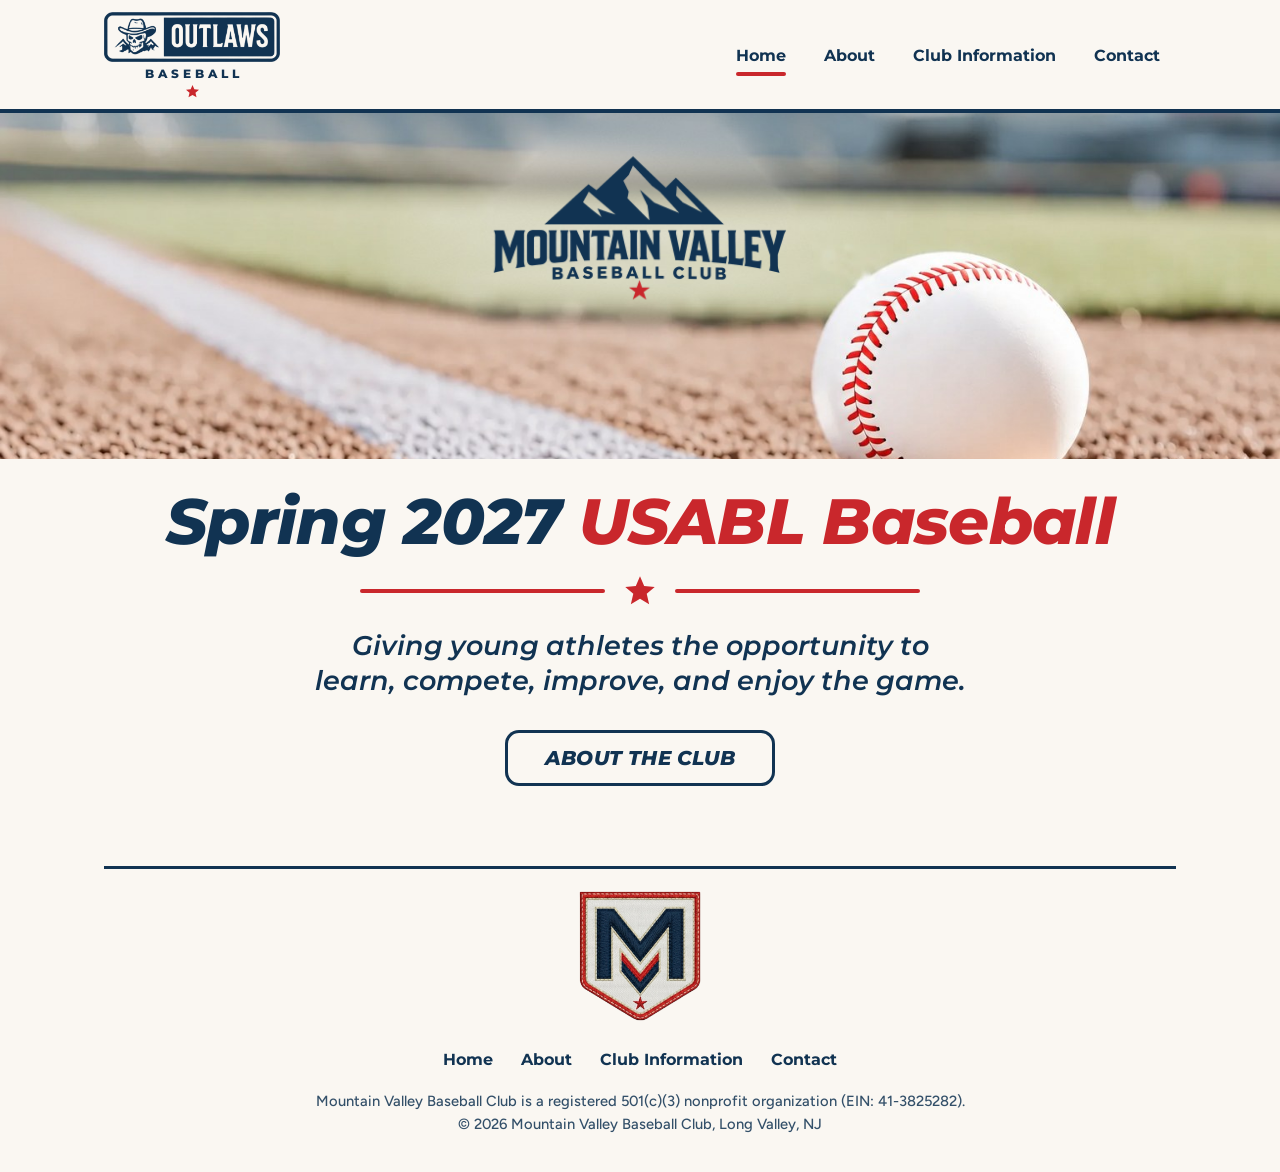
<file: index.html>
<!DOCTYPE html>
<html lang="en">
<head>
  <meta charset="utf-8">
  <meta name="viewport" content="width=device-width, initial-scale=1">
  <title>Mountain Valley Baseball Club | Outlaws Baseball, Long Valley, NJ</title>
  <meta name="description" content="Mountain Valley Baseball Club is a nonprofit youth baseball club in Long Valley, NJ, fielding 11U and 12U Outlaws teams for Spring 2027 USABL baseball.">
  <link rel="canonical" href="https://mvbaseball.org/">
  <meta property="og:title" content="Mountain Valley Baseball Club | Outlaws Baseball, Long Valley, NJ">
  <meta property="og:description" content="Mountain Valley Baseball Club is a nonprofit youth baseball club in Long Valley, NJ, fielding 11U and 12U Outlaws teams for Spring 2027 USABL baseball.">
  <meta property="og:image" content="https://mvbaseball.org/assets/hero.jpg">
  <meta property="og:url" content="https://mvbaseball.org/">
  <meta property="og:type" content="website">
  <meta name="theme-color" content="#113352">
  <link rel="icon" type="image/png" href="assets/favicon.png">
  <link rel="apple-touch-icon" href="assets/apple-touch-icon.png">
  <link rel="preconnect" href="https://fonts.googleapis.com">
  <link rel="preconnect" href="https://fonts.gstatic.com" crossorigin>
  <link href="https://fonts.googleapis.com/css2?family=Figtree:wght@500;600;700&family=Montserrat:ital,wght@0,700;0,800;1,600;1,700;1,800&display=swap" rel="stylesheet">
  <link rel="stylesheet" href="css/styles.css">
</head>
<body>
  <a class="skip" href="#main">Skip to content</a>

  <header class="site-header">
    <div class="wrap header-inner">
      <a class="brand" href="index.html" aria-label="Outlaws Baseball, Mountain Valley Baseball Club home">
        <img src="assets/outlaws-badge.png" alt="Outlaws" width="1227" height="352">
        <span class="brand-sub">BASEBALL</span>
        <svg class="brand-star" viewBox="0 0 24 24" aria-hidden="true"><path d="M12 1.6l2.95 6.9 7.45.62-5.66 4.9 1.72 7.3L12 17.4l-6.46 3.92 1.72-7.3L1.6 9.12l7.45-.62z"/></svg>
      </a>
      <button class="nav-toggle" type="button" aria-controls="site-nav" aria-expanded="false" aria-label="Menu">
        <svg viewBox="0 0 24 24" fill="none" stroke="currentColor" stroke-width="2.6" stroke-linecap="round" aria-hidden="true"><path d="M4 6.500h16M4 12h16M4 17.500h16"/></svg>
      </button>
      <nav class="nav" id="site-nav" aria-label="Main">
        <a href="index.html" aria-current="page">Home</a>
        <a href="about.html">About</a>
        <a href="club-information.html">Club Information</a>
        <a href="contact.html">Contact</a>
      </nav>
    </div>
  </header>

  <main id="main">
    <section class="hero">
      <img class="hero-photo" src="assets/hero-field.jpg" alt="A baseball resting beside the foul line on an infield." width="1536" height="584" fetchpriority="high">
      <img class="hero-logo" src="assets/mvbc-logo.png" alt="Mountain Valley Baseball Club" width="1200" height="585">
    </section>

    <section class="home-intro">
      <div class="wrap">
        <h1>Spring 2027 <span>USABL Baseball</span></h1>
        <div class="star-rule"><svg class="star" viewBox="0 0 24 24" aria-hidden="true"><path d="M12 1.6l2.95 6.9 7.45.62-5.66 4.9 1.72 7.3L12 17.4l-6.46 3.92 1.72-7.3L1.6 9.12l7.45-.62z"/></svg></div>
        <p class="tagline">Giving young athletes the opportunity to learn, compete, improve, and enjoy the game.</p>
        <div class="cta-row">
          <a class="btn btn-ghost" href="about.html">About the Club</a>
        </div>
      </div>
    </section>
  </main>

  <footer class="site-footer">
    <div class="wrap">
      <div class="footer-rule"></div>
      <img class="footer-patch" src="assets/mvbc-patch.png" alt="Mountain Valley Baseball Club patch" width="480" height="452" loading="lazy">
      <nav class="footer-nav" aria-label="Footer">
        <a href="index.html">Home</a>
        <a href="about.html">About</a>
        <a href="club-information.html">Club Information</a>
        <a href="contact.html">Contact</a>
      </nav>
      <p>Mountain Valley Baseball Club is a registered 501(c)(3) nonprofit organization (EIN: 41-3825282).</p>
      <p>&copy; <span id="year">2026</span> Mountain Valley Baseball Club, Long Valley, NJ</p>
    </div>
  </footer>

  <script src="js/site.js"></script>
</body>
</html>
</file>
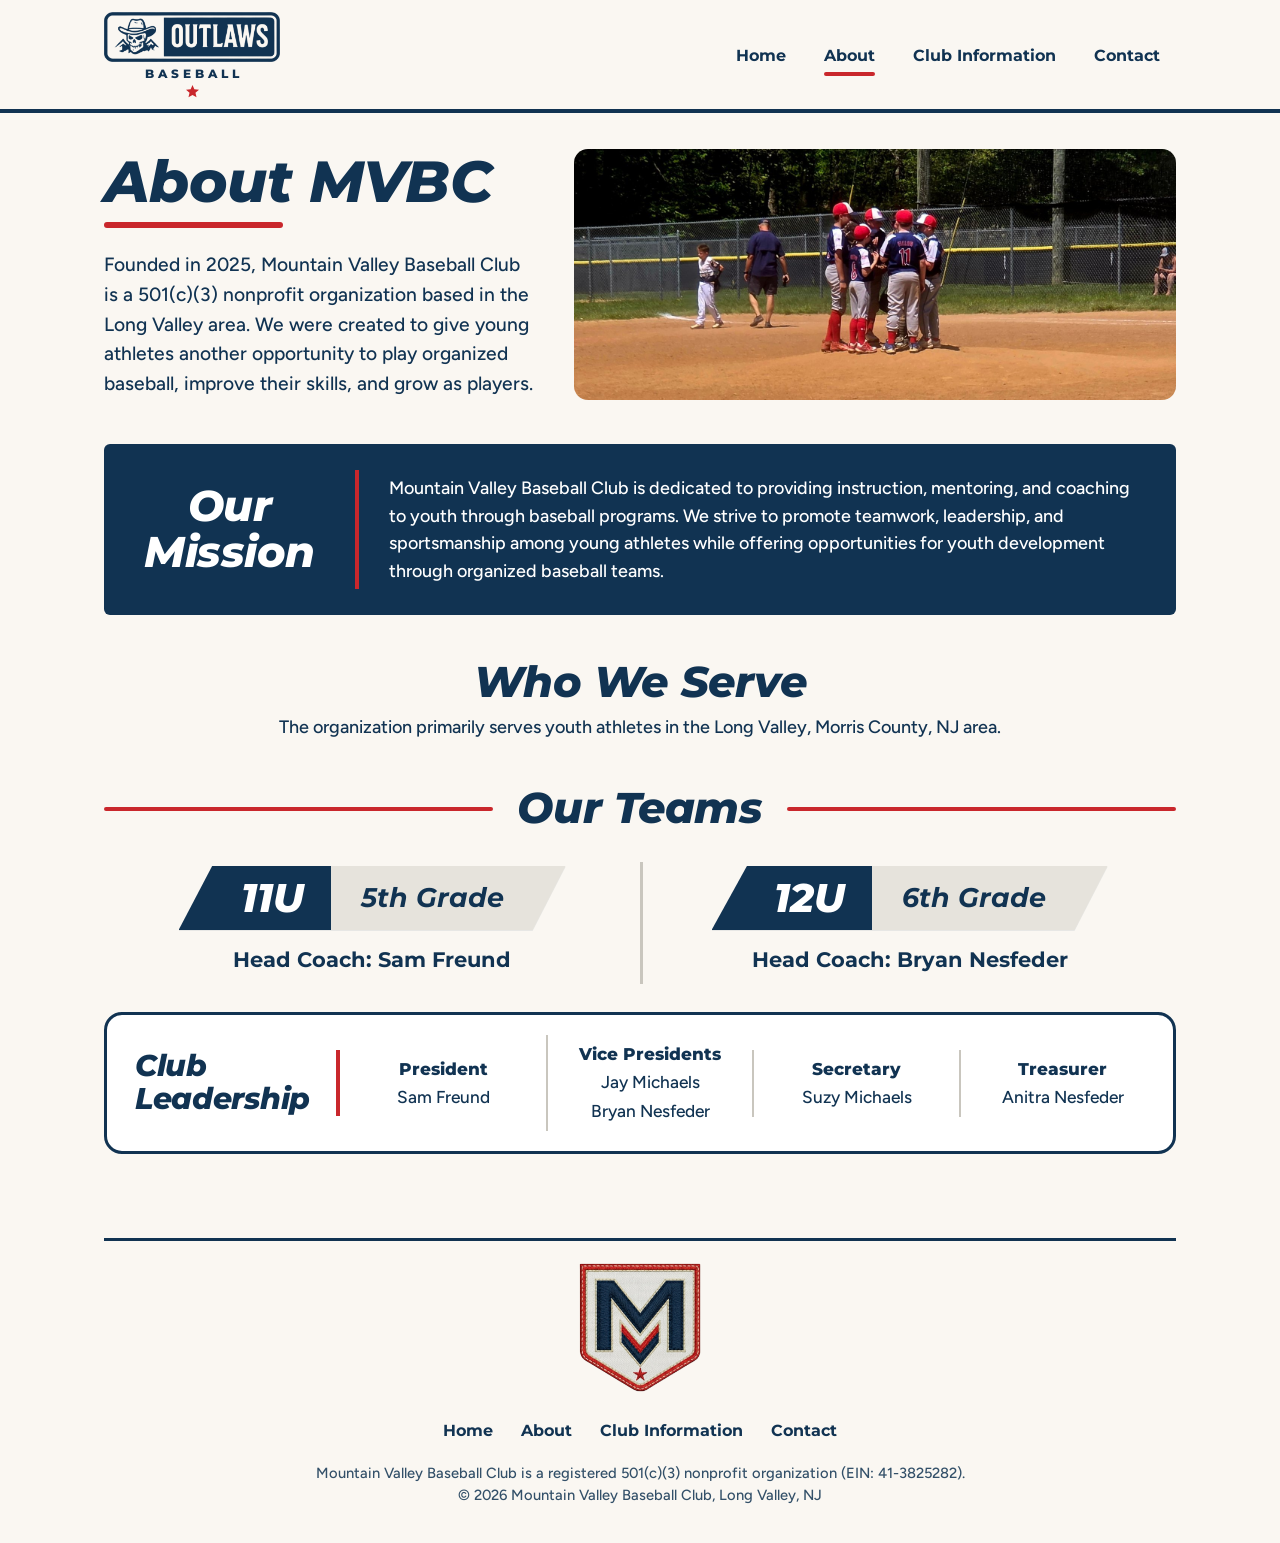
<file: about.html>
<!DOCTYPE html>
<html lang="en">
<head>
  <meta charset="utf-8">
  <meta name="viewport" content="width=device-width, initial-scale=1">
  <title>About MVBC | Mountain Valley Baseball Club</title>
  <meta name="description" content="Founded in 2025, Mountain Valley Baseball Club is a 501(c)(3) nonprofit youth baseball organization based in the Long Valley, NJ area.">
  <link rel="canonical" href="https://mvbaseball.org/about.html">
  <meta property="og:title" content="About MVBC | Mountain Valley Baseball Club">
  <meta property="og:description" content="Founded in 2025, Mountain Valley Baseball Club is a 501(c)(3) nonprofit youth baseball organization based in the Long Valley, NJ area.">
  <meta property="og:image" content="https://mvbaseball.org/assets/hero.jpg">
  <meta property="og:url" content="https://mvbaseball.org/about.html">
  <meta property="og:type" content="website">
  <meta name="theme-color" content="#113352">
  <link rel="icon" type="image/png" href="assets/favicon.png">
  <link rel="apple-touch-icon" href="assets/apple-touch-icon.png">
  <link rel="preconnect" href="https://fonts.googleapis.com">
  <link rel="preconnect" href="https://fonts.gstatic.com" crossorigin>
  <link href="https://fonts.googleapis.com/css2?family=Figtree:wght@500;600;700&family=Montserrat:ital,wght@0,700;0,800;1,600;1,700;1,800&display=swap" rel="stylesheet">
  <link rel="stylesheet" href="css/styles.css">
</head>
<body>
  <a class="skip" href="#main">Skip to content</a>

  <header class="site-header">
    <div class="wrap header-inner">
      <a class="brand" href="index.html" aria-label="Outlaws Baseball, Mountain Valley Baseball Club home">
        <img src="assets/outlaws-badge.png" alt="Outlaws" width="1227" height="352">
        <span class="brand-sub">BASEBALL</span>
        <svg class="brand-star" viewBox="0 0 24 24" aria-hidden="true"><path d="M12 1.6l2.95 6.9 7.45.62-5.66 4.9 1.72 7.3L12 17.4l-6.46 3.92 1.72-7.3L1.6 9.12l7.45-.62z"/></svg>
      </a>
      <button class="nav-toggle" type="button" aria-controls="site-nav" aria-expanded="false" aria-label="Menu">
        <svg viewBox="0 0 24 24" fill="none" stroke="currentColor" stroke-width="2.6" stroke-linecap="round" aria-hidden="true"><path d="M4 6.500h16M4 12h16M4 17.500h16"/></svg>
      </button>
      <nav class="nav" id="site-nav" aria-label="Main">
        <a href="index.html">Home</a>
        <a href="about.html" aria-current="page">About</a>
        <a href="club-information.html">Club Information</a>
        <a href="contact.html">Contact</a>
      </nav>
    </div>
  </header>

  <main id="main">
    <div class="wrap">
      <section class="about-lead">
        <div>
          <h1 class="page-title">About MVBC</h1>
          <p>Founded in 2025, Mountain Valley Baseball Club is a 501(c)(3) nonprofit organization based in the Long Valley area. We were created to give young athletes another opportunity to play organized baseball, improve their skills, and grow as players.</p>
        </div>
        <img src="assets/team-huddle.jpg" alt="Players in navy and red uniforms huddle on the infield while a coach walks back to the dugout." width="1600" height="667">
      </section>

      <section class="mission" aria-labelledby="mission-h">
        <h2 id="mission-h">Our<br> Mission</h2>
        <p>Mountain Valley Baseball Club is dedicated to providing instruction, mentoring, and coaching to youth through baseball programs. We strive to promote teamwork, leadership, and sportsmanship among young athletes while offering opportunities for youth development through organized baseball teams.</p>
      </section>

      <section class="section serve">
        <h2>Who We Serve</h2>
        <p>The organization primarily serves youth athletes in the Long Valley, Morris County, NJ area.</p>
      </section>

      <section id="teams" aria-labelledby="teams-h">
        <h2 class="rule-title" id="teams-h">Our Teams</h2>
        <div class="teams">
          <div class="team">
            <div class="team-tag"><b>11U</b><span>5th Grade</span></div>
            <p>Head Coach: Sam Freund</p>
          </div>
          <div class="team">
            <div class="team-tag"><b>12U</b><span>6th Grade</span></div>
            <p>Head Coach: Bryan Nesfeder</p>
          </div>
        </div>
      </section>

      <section class="section-tight" aria-labelledby="lead-h">
        <div class="leadership">
          <h2 id="lead-h">Club<br> Leadership</h2>
          <dl>
            <div class="role"><dt>President</dt><dd>Sam Freund</dd></div>
            <div class="role"><dt>Vice Presidents</dt><dd>Jay Michaels</dd><dd>Bryan Nesfeder</dd></div>
            <div class="role"><dt>Secretary</dt><dd>Suzy Michaels</dd></div>
            <div class="role"><dt>Treasurer</dt><dd>Anitra Nesfeder</dd></div>
          </dl>
        </div>
      </section>
    </div>
  </main>

  <footer class="site-footer">
    <div class="wrap">
      <div class="footer-rule"></div>
      <img class="footer-patch" src="assets/mvbc-patch.png" alt="Mountain Valley Baseball Club patch" width="480" height="452" loading="lazy">
      <nav class="footer-nav" aria-label="Footer">
        <a href="index.html">Home</a>
        <a href="about.html">About</a>
        <a href="club-information.html">Club Information</a>
        <a href="contact.html">Contact</a>
      </nav>
      <p>Mountain Valley Baseball Club is a registered 501(c)(3) nonprofit organization (EIN: 41-3825282).</p>
      <p>&copy; <span id="year">2026</span> Mountain Valley Baseball Club, Long Valley, NJ</p>
    </div>
  </footer>

  <script src="js/site.js"></script>
</body>
</html>
</file>
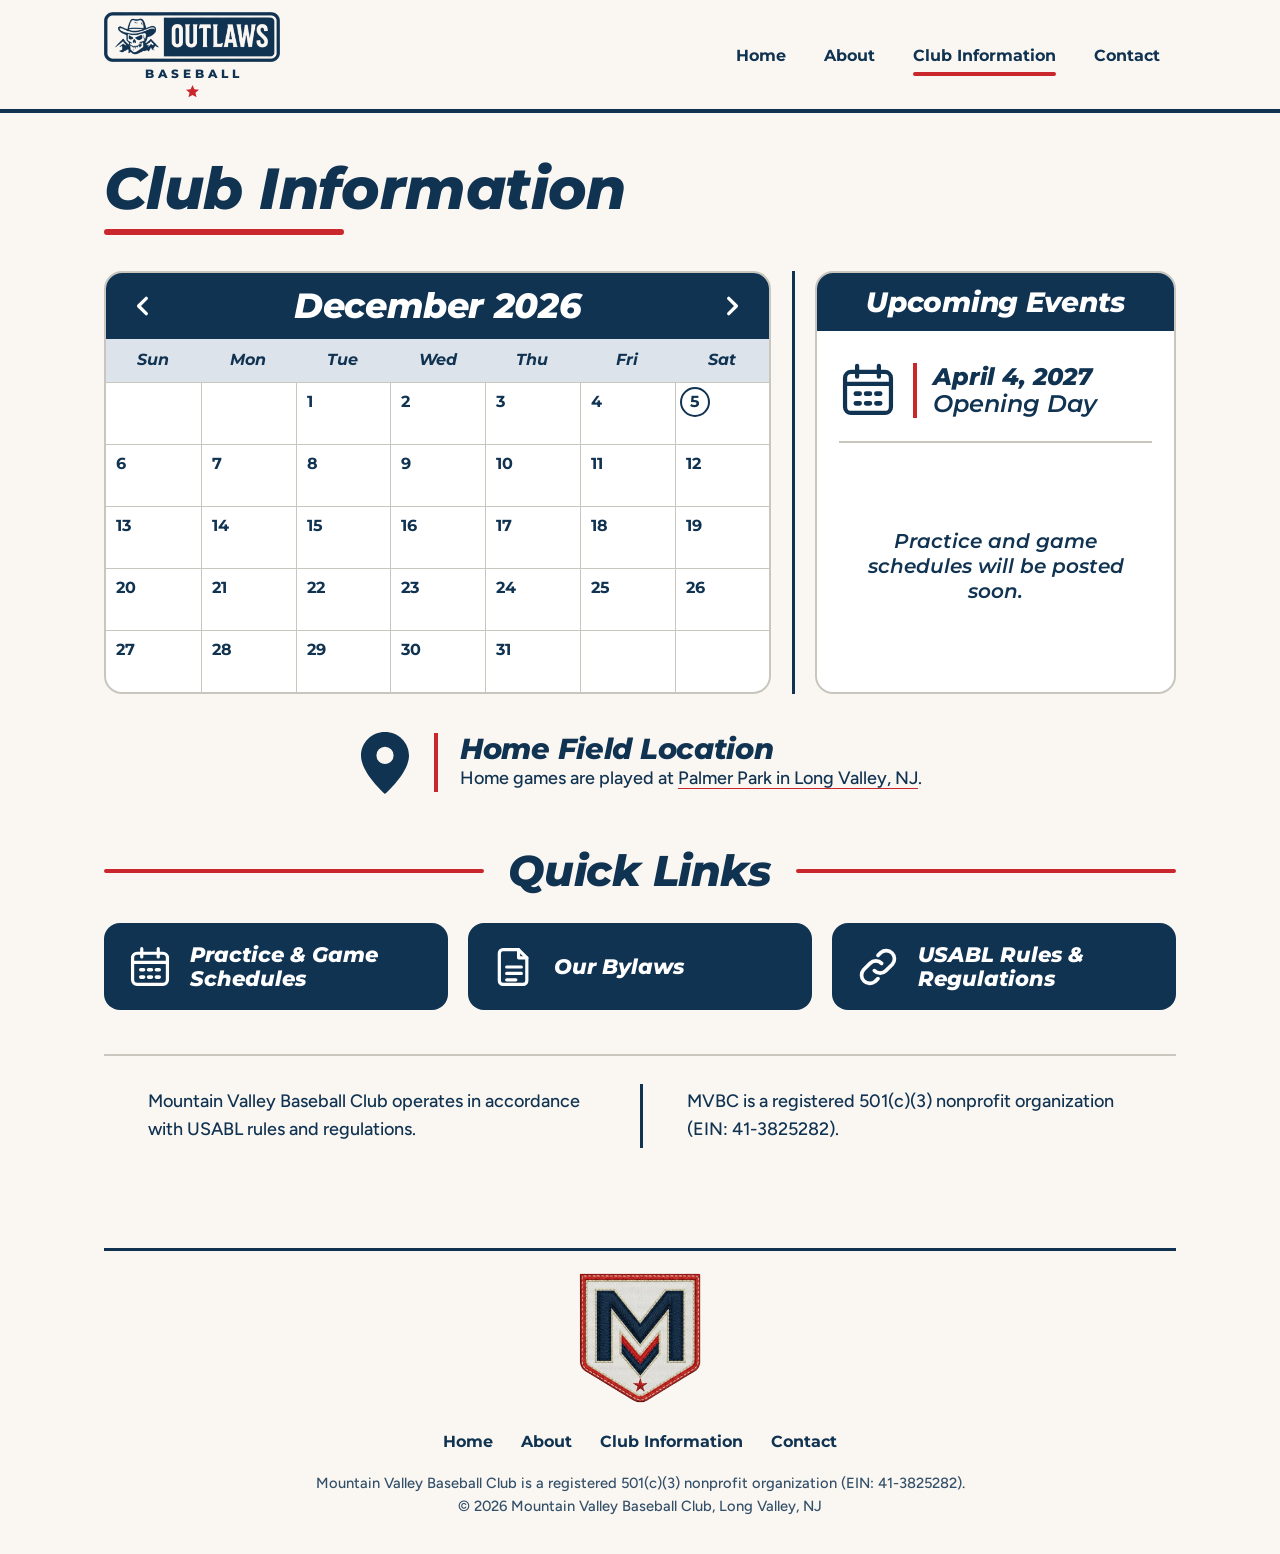
<file: club-information.html>
<!DOCTYPE html>
<html lang="en">
<head>
  <meta charset="utf-8">
  <meta name="viewport" content="width=device-width, initial-scale=1">
  <title>Club Information | Mountain Valley Baseball Club</title>
  <meta name="description" content="Calendar, upcoming events, home field, bylaws, and USABL rules for Mountain Valley Baseball Club in Long Valley, NJ.">
  <link rel="canonical" href="https://mvbaseball.org/club-information.html">
  <meta property="og:title" content="Club Information | Mountain Valley Baseball Club">
  <meta property="og:description" content="Calendar, upcoming events, home field, bylaws, and USABL rules for Mountain Valley Baseball Club in Long Valley, NJ.">
  <meta property="og:image" content="https://mvbaseball.org/assets/hero.jpg">
  <meta property="og:url" content="https://mvbaseball.org/club-information.html">
  <meta property="og:type" content="website">
  <meta name="theme-color" content="#113352">
  <link rel="icon" type="image/png" href="assets/favicon.png">
  <link rel="apple-touch-icon" href="assets/apple-touch-icon.png">
  <link rel="preconnect" href="https://fonts.googleapis.com">
  <link rel="preconnect" href="https://fonts.gstatic.com" crossorigin>
  <link href="https://fonts.googleapis.com/css2?family=Figtree:wght@500;600;700&family=Montserrat:ital,wght@0,700;0,800;1,600;1,700;1,800&display=swap" rel="stylesheet">
  <link rel="stylesheet" href="css/styles.css">
</head>
<body>
  <a class="skip" href="#main">Skip to content</a>

  <header class="site-header">
    <div class="wrap header-inner">
      <a class="brand" href="index.html" aria-label="Outlaws Baseball, Mountain Valley Baseball Club home">
        <img src="assets/outlaws-badge.png" alt="Outlaws" width="1227" height="352">
        <span class="brand-sub">BASEBALL</span>
        <svg class="brand-star" viewBox="0 0 24 24" aria-hidden="true"><path d="M12 1.6l2.95 6.9 7.45.62-5.66 4.9 1.72 7.3L12 17.4l-6.46 3.92 1.72-7.3L1.6 9.12l7.45-.62z"/></svg>
      </a>
      <button class="nav-toggle" type="button" aria-controls="site-nav" aria-expanded="false" aria-label="Menu">
        <svg viewBox="0 0 24 24" fill="none" stroke="currentColor" stroke-width="2.6" stroke-linecap="round" aria-hidden="true"><path d="M4 6.500h16M4 12h16M4 17.500h16"/></svg>
      </button>
      <nav class="nav" id="site-nav" aria-label="Main">
        <a href="index.html">Home</a>
        <a href="about.html">About</a>
        <a href="club-information.html" aria-current="page">Club Information</a>
        <a href="contact.html">Contact</a>
      </nav>
    </div>
  </header>

  <main id="main">
    <div class="wrap">
      <div class="page-head"><h1 class="page-title">Club Information</h1></div>

      <div class="info-grid">
        <section class="card cal" id="calendar" aria-label="Club calendar">
          <div class="card-head">
            <button class="cal-btn" id="cal-prev" type="button" aria-label="Previous month"><svg viewBox="0 0 20 20" fill="none" stroke="currentColor" stroke-width="3" stroke-linecap="round" stroke-linejoin="round" aria-hidden="true"><path d="M13 3l-7 7 7 7"/></svg></button>
            <h2 id="cal-title" aria-live="polite">January 2027</h2>
            <button class="cal-btn" id="cal-next" type="button" aria-label="Next month"><svg viewBox="0 0 20 20" fill="none" stroke="currentColor" stroke-width="3" stroke-linecap="round" stroke-linejoin="round" aria-hidden="true"><path d="M7 3l7 7-7 7"/></svg></button>
          </div>
          <div class="cal-grid" id="cal-grid"></div>
        </section>

        <section class="card events" aria-labelledby="events-h">
          <div class="card-head"><h2 id="events-h">Upcoming Events</h2></div>
          <div class="events-body">
            <div id="event-list">
              <div class="event"><svg viewBox="0 0 48 48" fill="none" stroke="currentColor" stroke-width="3.5" stroke-linecap="round" stroke-linejoin="round" aria-hidden="true"><rect x="5" y="9" width="38" height="34" rx="5"/><path d="M5 19h38M15 4v9M33 4v9"/><path d="M14 27h3M22.5 27h3M31 27h3M14 35h3M22.5 35h3M31 35h3" stroke-width="4"/></svg><span>April 4, 2027<small>Opening Day</small></span></div>
            </div>
            <p class="events-note" id="schedules">Practice and game schedules will be posted soon.</p>
          </div>
        </section>
      </div>

      <section class="field" id="field">
        <svg viewBox="0 0 54 66" aria-hidden="true"><path fill="#113352" d="M27 2C13.700 2 3 12.500 3 25.600 3 43 27 64 27 64s24-21 24-38.400C51 12.500 40.300 2 27 2zm0 32a8.600 8.600 0 1 1 0-17.200A8.600 8.600 0 0 1 27 34z"/></svg>
        <div>
          <h2>Home Field Location</h2>
          <p>Home games are played at <a href="https://www.google.com/maps/search/?api=1&amp;query=Palmer+Park+Long+Valley+NJ" target="_blank" rel="noopener">Palmer Park in Long Valley, NJ</a>.</p>
        </div>
      </section>

      <section class="section" aria-labelledby="links-h">
        <h2 class="rule-title" id="links-h">Quick Links</h2>
        <ul class="links">
          <li><a class="link-tile" href="#calendar"><svg viewBox="0 0 48 48" fill="none" stroke="currentColor" stroke-width="3.5" stroke-linecap="round" stroke-linejoin="round" aria-hidden="true"><rect x="5" y="9" width="38" height="34" rx="5"/><path d="M5 19h38M15 4v9M33 4v9"/><path d="M14 27h3M22.5 27h3M31 27h3M14 35h3M22.5 35h3M31 35h3" stroke-width="4"/></svg><span>Practice &amp; Game<br> Schedules</span></a></li>
          <li><a class="link-tile" href="https://drive.google.com/file/d/1kuH1uKbdZmbxQTtbTKNeGxUZVIrKsNSZ/view?usp=sharing" target="_blank" rel="noopener"><svg viewBox="0 0 48 48" fill="none" stroke="currentColor" stroke-width="3.5" stroke-linecap="round" stroke-linejoin="round" aria-hidden="true"><path d="M12 5h17l9 9v25a4 4 0 0 1-4 4H12a4 4 0 0 1-4-4V9a4 4 0 0 1 4-4z"/><path d="M29 5v9h9M16 24h16M16 31h16M16 38h10"/></svg><span>Our Bylaws</span></a></li>
          <li><a class="link-tile" href="https://www.usabl.com/usablrules" target="_blank" rel="noopener"><svg viewBox="0 0 48 48" fill="none" stroke="currentColor" stroke-width="4" stroke-linecap="round" stroke-linejoin="round" aria-hidden="true"><path d="M20 28a9 9 0 0 0 12.7 0l7-7A9 9 0 0 0 27 8.300l-3 3"/><path d="M28 20a9 9 0 0 0-12.700 0l-7 7A9 9 0 0 0 21 39.700l3-3"/></svg><span>USABL Rules &amp;<br> Regulations</span></a></li>
        </ul>

        <div class="fineprint">
          <p>Mountain Valley Baseball Club operates in accordance with USABL rules and regulations.</p>
          <p>MVBC is a registered 501(c)(3) nonprofit organization (EIN: 41-3825282).</p>
        </div>
      </section>
    </div>
  </main>

  <footer class="site-footer">
    <div class="wrap">
      <div class="footer-rule"></div>
      <img class="footer-patch" src="assets/mvbc-patch.png" alt="Mountain Valley Baseball Club patch" width="480" height="452" loading="lazy">
      <nav class="footer-nav" aria-label="Footer">
        <a href="index.html">Home</a>
        <a href="about.html">About</a>
        <a href="club-information.html">Club Information</a>
        <a href="contact.html">Contact</a>
      </nav>
      <p>Mountain Valley Baseball Club is a registered 501(c)(3) nonprofit organization (EIN: 41-3825282).</p>
      <p>&copy; <span id="year">2026</span> Mountain Valley Baseball Club, Long Valley, NJ</p>
    </div>
  </footer>

  <script src="js/site.js"></script>
</body>
</html>
</file>
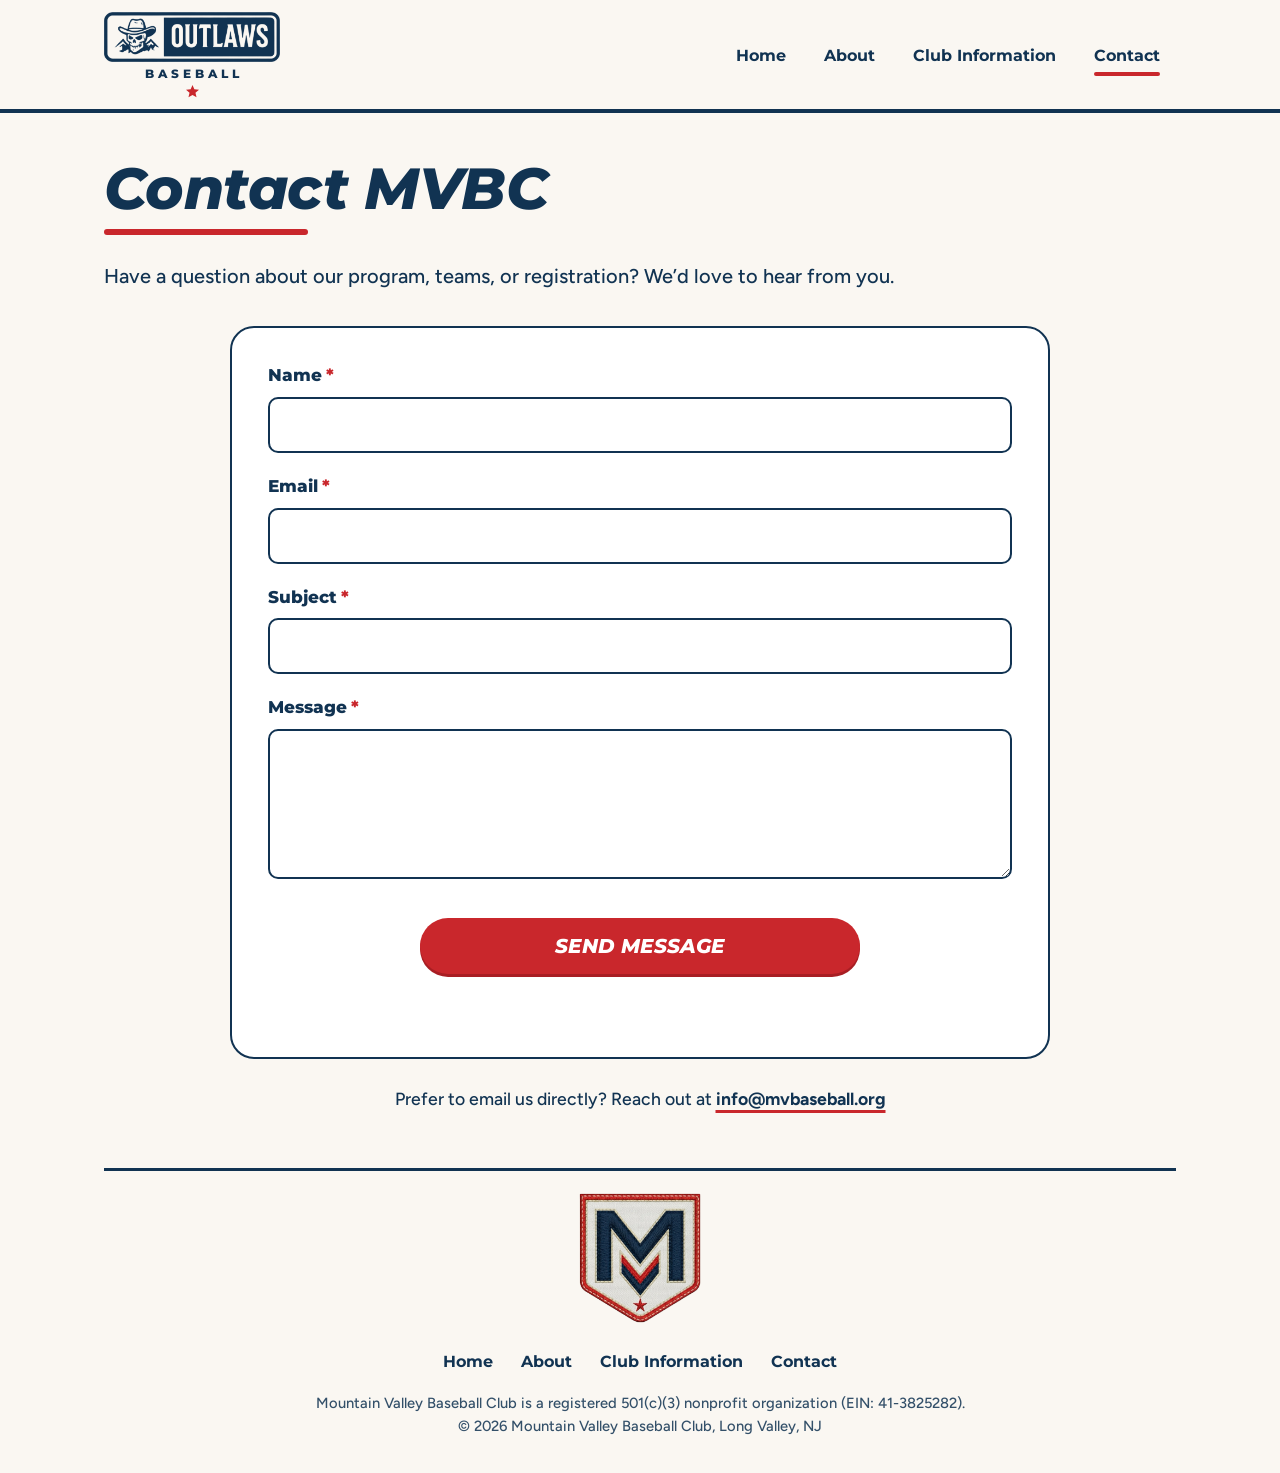
<file: contact.html>
<!DOCTYPE html>
<html lang="en">
<head>
  <meta charset="utf-8">
  <meta name="viewport" content="width=device-width, initial-scale=1">
  <title>Contact MVBC | Mountain Valley Baseball Club</title>
  <meta name="description" content="Questions about the Mountain Valley Baseball Club program, teams, or registration? Send us a message.">
  <link rel="canonical" href="https://mvbaseball.org/contact.html">
  <meta property="og:title" content="Contact MVBC | Mountain Valley Baseball Club">
  <meta property="og:description" content="Questions about the Mountain Valley Baseball Club program, teams, or registration? Send us a message.">
  <meta property="og:image" content="https://mvbaseball.org/assets/hero.jpg">
  <meta property="og:url" content="https://mvbaseball.org/contact.html">
  <meta property="og:type" content="website">
  <meta name="theme-color" content="#113352">
  <link rel="icon" type="image/png" href="assets/favicon.png">
  <link rel="apple-touch-icon" href="assets/apple-touch-icon.png">
  <link rel="preconnect" href="https://fonts.googleapis.com">
  <link rel="preconnect" href="https://fonts.gstatic.com" crossorigin>
  <link href="https://fonts.googleapis.com/css2?family=Figtree:wght@500;600;700&family=Montserrat:ital,wght@0,700;0,800;1,600;1,700;1,800&display=swap" rel="stylesheet">
  <link rel="stylesheet" href="css/styles.css">
</head>
<body>
  <a class="skip" href="#main">Skip to content</a>

  <header class="site-header">
    <div class="wrap header-inner">
      <a class="brand" href="index.html" aria-label="Outlaws Baseball, Mountain Valley Baseball Club home">
        <img src="assets/outlaws-badge.png" alt="Outlaws" width="1227" height="352">
        <span class="brand-sub">BASEBALL</span>
        <svg class="brand-star" viewBox="0 0 24 24" aria-hidden="true"><path d="M12 1.6l2.95 6.9 7.45.62-5.66 4.9 1.72 7.3L12 17.4l-6.46 3.92 1.72-7.3L1.6 9.12l7.45-.62z"/></svg>
      </a>
      <button class="nav-toggle" type="button" aria-controls="site-nav" aria-expanded="false" aria-label="Menu">
        <svg viewBox="0 0 24 24" fill="none" stroke="currentColor" stroke-width="2.6" stroke-linecap="round" aria-hidden="true"><path d="M4 6.500h16M4 12h16M4 17.500h16"/></svg>
      </button>
      <nav class="nav" id="site-nav" aria-label="Main">
        <a href="index.html">Home</a>
        <a href="about.html">About</a>
        <a href="club-information.html">Club Information</a>
        <a href="contact.html" aria-current="page">Contact</a>
      </nav>
    </div>
  </header>

  <main id="main">
    <div class="wrap">
      <div class="page-head"><h1 class="page-title">Contact MVBC</h1></div>
      <p class="contact-intro">Have a question about our program, teams, or registration? We&rsquo;d love to hear from you.</p>

      <form class="form-card" id="contact-form" method="post">
        <div class="form-row">
          <label for="name">Name<i aria-hidden="true">*</i></label>
          <input id="name" name="name" type="text" autocomplete="name" required>
        </div>
        <div class="form-row">
          <label for="email">Email<i aria-hidden="true">*</i></label>
          <input id="email" name="email" type="email" autocomplete="email" required>
        </div>
        <div class="form-row">
          <label for="subject">Subject<i aria-hidden="true">*</i></label>
          <input id="subject" name="subject" type="text" required>
        </div>
        <div class="form-row">
          <label for="message">Message<i aria-hidden="true">*</i></label>
          <textarea id="message" name="message" required></textarea>
        </div>
        <div class="hp" aria-hidden="true">
          <label for="hp-field">Leave this field empty</label>
          <input id="hp-field" name="_honey" type="text" tabindex="-1" autocomplete="off">
        </div>
        <input type="hidden" name="_subject" value="New message from mvbaseball.org">
        <input type="hidden" name="_template" value="table">
        <input type="hidden" name="_captcha" value="false">
        <div class="form-actions">
          <button class="btn" type="submit">Send Message</button>
        </div>
        <p class="form-status" id="form-status" role="status"></p>
      </form>
      <p class="contact-direct">Prefer to email us directly? Reach out at <a href="mailto:info@mvbaseball.org">info@mvbaseball.org</a></p>
    </div>
  </main>

  <footer class="site-footer">
    <div class="wrap">
      <div class="footer-rule"></div>
      <img class="footer-patch" src="assets/mvbc-patch.png" alt="Mountain Valley Baseball Club patch" width="480" height="452" loading="lazy">
      <nav class="footer-nav" aria-label="Footer">
        <a href="index.html">Home</a>
        <a href="about.html">About</a>
        <a href="club-information.html">Club Information</a>
        <a href="contact.html">Contact</a>
      </nav>
      <p>Mountain Valley Baseball Club is a registered 501(c)(3) nonprofit organization (EIN: 41-3825282).</p>
      <p>&copy; <span id="year">2026</span> Mountain Valley Baseball Club, Long Valley, NJ</p>
    </div>
  </footer>

  <script src="js/site.js"></script>
</body>
</html>
</file>
<file: css/styles.css>
/* Mountain Valley Baseball Club — mvbaseball.org */

:root {
  --cream: #FAF7F2;
  --navy: #113352;
  --navy-deep: #0C2740;
  --red: #C9272C;
  --red-deep: #A81E23;
  --stone: #E6E3DC;
  --line: #C9C6BE;
  --white: #FFFFFF;
  --display: "Montserrat", "Avenir Next", "Segoe UI", Arial, sans-serif;
  --body: "Figtree", "Avenir Next", "Segoe UI", Arial, sans-serif;
  --wrap: 1120px;
  --radius: 14px;
}

*, *::before, *::after { box-sizing: border-box; }

html { -webkit-text-size-adjust: 100%; scroll-behavior: smooth; }

body {
  margin: 0;
  background: var(--cream);
  color: var(--navy);
  font-family: var(--body);
  font-size: 1.125rem;
  line-height: 1.55;
  font-weight: 500;
  min-height: 100vh;
  display: flex;
  flex-direction: column;
}

main { flex: 1; }

img { max-width: 100%; height: auto; display: block; }

a { color: inherit; }

h1, h2, h3 {
  font-family: var(--display);
  font-weight: 800;
  font-style: italic;
  line-height: 1.08;
  margin: 0;
  letter-spacing: -0.01em;
}

p { margin: 0; }

.wrap {
  width: 100%;
  max-width: var(--wrap);
  margin: 0 auto;
  padding: 0 24px;
}

.skip {
  position: absolute; left: 12px; top: -60px;
  background: var(--navy); color: var(--white);
  padding: 10px 16px; border-radius: 8px; z-index: 100;
  font-weight: 700; text-decoration: none;
}
.skip:focus { top: 12px; }

:focus-visible { outline: 3px solid var(--red); outline-offset: 3px; border-radius: 4px; }

/* ---------- Header ---------- */

.site-header {
  background: var(--cream);
  border-bottom: 4px solid var(--navy);
  position: sticky; top: 0; z-index: 50;
}

.header-inner {
  display: flex; align-items: center; justify-content: space-between;
  gap: 24px;
  padding-top: 12px; padding-bottom: 10px;
}

.brand {
  display: inline-flex; flex-direction: column; align-items: center;
  text-decoration: none; line-height: 1;
}
.brand img { width: 176px; }
.brand-sub {
  font-family: var(--display); font-weight: 800; font-size: 0.72rem;
  letter-spacing: 0.34em; margin: 7px 0 0 0.34em;
}
.brand-star { width: 15px; height: 15px; margin-top: 3px; fill: var(--red); }

.nav { display: flex; gap: 6px; }
.nav a {
  font-family: var(--display); font-weight: 700; font-size: 1.02rem;
  text-decoration: none; padding: 10px 16px; position: relative;
}
.nav a::after {
  content: ""; position: absolute; left: 16px; right: 16px; bottom: 2px;
  height: 4px; background: var(--red); border-radius: 2px;
  transform: scaleX(0); transform-origin: left; transition: transform .2s ease;
}
.nav a:hover::after, .nav a[aria-current="page"]::after { transform: scaleX(1); }

.nav-toggle {
  display: none; background: none; border: 2px solid var(--navy); border-radius: 10px;
  width: 46px; height: 46px; padding: 0; cursor: pointer; color: var(--navy);
  align-items: center; justify-content: center;
}
.nav-toggle svg { width: 24px; height: 24px; }

/* ---------- Shared pieces ---------- */

.page-head { padding: 44px 0 8px; }
.page-title { font-size: clamp(2.4rem, 6vw, 3.6rem); display: inline-block; }
.page-title::after {
  content: ""; display: block; width: 46%; min-width: 120px; height: 6px;
  background: var(--red); border-radius: 3px; margin-top: 10px;
}

.section { padding: 44px 0; }
.section-tight { padding: 28px 0; }

.rule-title {
  display: flex; align-items: center; gap: 24px;
  font-size: clamp(1.9rem, 4.4vw, 2.7rem); text-align: center;
}
.rule-title::before, .rule-title::after {
  content: ""; flex: 1; height: 4px; background: var(--red); border-radius: 2px;
}

.btn {
  display: inline-flex; align-items: center; justify-content: center; gap: 12px;
  font-family: var(--display); font-weight: 800; font-style: italic;
  text-transform: uppercase; text-decoration: none; letter-spacing: 0.01em;
  font-size: 1.25rem; line-height: 1;
  padding: 18px 40px; border-radius: 14px; border: 0; cursor: pointer;
  background: var(--red); color: var(--white);
  box-shadow: 0 3px 0 var(--red-deep);
  transition: background .15s ease, transform .15s ease, box-shadow .15s ease;
}
.btn:hover { background: var(--red-deep); transform: translateY(-1px); box-shadow: 0 4px 0 #8a181c; }
.btn:active { transform: translateY(2px); box-shadow: none; }
.btn svg { width: 18px; height: 18px; }
.btn-ghost {
  background: transparent; color: var(--navy);
  box-shadow: inset 0 0 0 3px var(--navy);
}
.btn-ghost:hover { background: var(--navy); color: var(--white); box-shadow: inset 0 0 0 3px var(--navy); }

.star { fill: var(--red); }

/* ---------- Home ---------- */

.hero { position: relative; background: var(--navy); overflow: hidden; }
.hero-photo {
  width: 100%; height: clamp(200px, 27vw, 440px);
  object-fit: cover; object-position: 50% 30%;
}
.hero-logo {
  position: absolute; left: 50%; top: calc(42% - 30px); transform: translate(-50%, -50%);
  width: clamp(170px, 23vw, 350px); height: auto;
}

.home-intro { text-align: center; padding: 28px 0 24px; }
.home-intro h1 { font-size: clamp(2.1rem, 6vw, 4rem); }
.home-intro h1 span { color: var(--red); }
.star-rule {
  display: flex; align-items: center; justify-content: center; gap: 18px;
  margin: 18px auto 20px; max-width: 560px;
}
.star-rule::before, .star-rule::after {
  content: ""; flex: 1; height: 4px; background: var(--red); border-radius: 2px;
}
.star-rule svg { width: 34px; height: 34px; }
.tagline {
  font-family: var(--display); font-style: italic; font-weight: 600;
  font-size: clamp(1.15rem, 2.6vw, 1.7rem); line-height: 1.3;
  max-width: 30em; margin: 0 auto; text-wrap: balance;
}
.cta-row { display: flex; flex-wrap: wrap; gap: 16px; justify-content: center; margin-top: 32px; }

.facts {
  display: grid; grid-template-columns: repeat(3, 1fr); gap: 20px;
  margin: 0; padding: 0; list-style: none;
}
.fact {
  background: var(--white); border: 2px solid var(--navy); border-radius: var(--radius);
  padding: 24px 24px 22px; display: flex; flex-direction: column; gap: 6px;
}
.fact .label {
  font-family: var(--display); font-weight: 800; font-size: 0.78rem;
  letter-spacing: 0.18em; text-transform: uppercase; color: var(--red);
}
.fact h2 { font-size: 1.55rem; }
.fact p { font-size: 1.02rem; }
.fact a {
  margin-top: auto; padding-top: 10px; font-family: var(--display); font-weight: 700;
  font-size: 0.98rem; text-decoration-color: var(--red); text-decoration-thickness: 3px;
  text-underline-offset: 5px;
}
.fact a:hover { color: var(--red); }

/* ---------- About ---------- */

.about-lead {
  display: grid; grid-template-columns: 5fr 7fr; gap: 40px; align-items: center;
  padding: 36px 0 44px;
}
.about-lead .page-title { margin-bottom: 22px; }
.about-lead p { font-size: 1.2rem; }
.about-lead img {
  width: 100%; border-radius: var(--radius); aspect-ratio: 12 / 5; object-fit: cover;
}

.mission {
  background: var(--navy); color: var(--white); border-radius: 6px;
  display: grid; grid-template-columns: auto 1fr; align-items: center;
}
.mission h2 { font-size: clamp(2rem, 4vw, 2.7rem); padding: 30px 40px; text-align: center; }
.mission p {
  border-left: 4px solid var(--red); padding: 4px 40px 4px 30px; margin: 26px 0;
  font-size: 1.12rem;
}

.serve { text-align: center; }
.serve h2 { font-size: clamp(1.9rem, 4.4vw, 2.7rem); margin-bottom: 8px; }

.teams {
  display: grid; grid-template-columns: 1fr 1fr; margin-top: 30px;
}
.team { text-align: center; padding: 4px 24px 8px; }
.team + .team { border-left: 3px solid var(--line); }
.team-tag {
  display: inline-flex; font-family: var(--display); font-style: italic; font-weight: 800;
  line-height: 1; filter: drop-shadow(0 1px 0 rgba(17, 51, 82, .08));
}
.team-tag b, .team-tag span { display: block; padding: 12px 40px; }
.team-tag b {
  background: var(--navy); color: var(--white); font-size: 2.5rem; font-weight: 800;
  clip-path: polygon(22% 0, 100% 0, 100% 100%, 0 100%);
  padding-left: 62px; padding-right: 28px;
}
.team-tag span {
  background: var(--stone); font-size: 1.7rem; align-self: stretch;
  display: flex; align-items: center; font-weight: 700;
  clip-path: polygon(0 0, 100% 0, 86% 100%, 0 100%);
  padding-left: 30px; padding-right: 62px; margin-left: -1px;
}
.team p {
  font-family: var(--display); font-weight: 700; font-size: 1.3rem; margin-top: 14px;
}

.register { text-align: center; padding: 36px 0 12px; }
.register .btn { font-size: 1.6rem; padding: 22px 64px; }

.leadership {
  border: 3px solid var(--navy); border-radius: 18px; background: var(--white);
  display: grid; grid-template-columns: auto repeat(4, 1fr); align-items: center;
  padding: 20px 8px 20px 28px;
}
.leadership h2 {
  font-size: 1.9rem; padding-right: 26px; border-right: 4px solid var(--red);
}
.leadership dl { margin: 0; display: contents; }
.leadership .role { text-align: center; padding: 6px 18px; border-left: 2px solid var(--line); }
.leadership .role:first-of-type { border-left: 0; }
.leadership dt { font-family: var(--display); font-weight: 800; font-size: 1.05rem; }
.leadership dd { margin: 2px 0 0; font-size: 1.08rem; }

/* ---------- Club Information ---------- */

.info-grid {
  display: grid; grid-template-columns: 1.85fr 1fr; gap: 0 44px; align-items: stretch;
  padding-top: 28px;
}
.info-grid { position: relative; }
.info-grid::after {
  content: ""; position: absolute; top: 28px; bottom: 0; width: 3px; background: var(--navy);
  left: calc((100% - 44px) * 0.6491 + 21px);
}

.card {
  background: var(--white); border: 2px solid var(--line); border-radius: 18px; overflow: hidden;
}
.card-head {
  background: var(--navy); color: var(--white); padding: 14px 16px;
  display: flex; align-items: center; justify-content: center; gap: 12px;
}
.card-head h2 { font-size: 1.75rem; }

.cal .card-head { justify-content: space-between; padding: 10px 14px; }
.cal .card-head h2 { font-size: clamp(1.5rem, 3.4vw, 2.2rem); }
.cal-btn {
  background: none; border: 0; color: var(--white); cursor: pointer;
  width: 46px; height: 46px; border-radius: 50%; display: grid; place-items: center;
  transition: background .15s ease;
}
.cal-btn:hover { background: rgba(255, 255, 255, .16); }
.cal-btn svg { width: 22px; height: 22px; }
.cal-grid { display: grid; grid-template-columns: repeat(7, 1fr); }
.cal-dow {
  background: #DDE3EA; font-family: var(--display); font-style: italic; font-weight: 700;
  text-align: center; padding: 9px 0; font-size: 1rem;
}
.cal-day {
  min-height: 62px; padding: 6px 10px; border-top: 1px solid var(--line); border-left: 1px solid var(--line);
  font-family: var(--display); font-weight: 700; font-size: 1.02rem; position: relative;
}
.cal-day:nth-child(7n + 1) { border-left: 0; }
.cal-day.today span {
  display: inline-grid; place-items: center; min-width: 30px; height: 30px; margin: -3px 0 0 -6px;
  border: 2px solid var(--navy); border-radius: 50%;
}
.cal-day.has-event { background: #FBEDED; }
.cal-day.has-event span {
  display: inline-grid; place-items: center; min-width: 30px; height: 30px; margin: -3px 0 0 -6px;
  background: var(--red); color: var(--white); border-radius: 50%; border: 0;
}
.cal-day em {
  display: block; font-family: var(--body); font-style: normal; font-weight: 700;
  font-size: 0.72rem; line-height: 1.15; color: var(--red-deep); margin-top: 3px;
}

.events { display: flex; flex-direction: column; }
.events-body { padding: 8px 22px 22px; flex: 1; display: flex; flex-direction: column; }
.event {
  display: flex; align-items: center; gap: 16px; width: 100%;
  padding: 22px 0; border: 0; border-bottom: 2px solid var(--line);
  background: none; text-align: left; cursor: pointer; color: inherit;
  font-family: var(--display); font-style: italic; font-weight: 800; font-size: 1.5rem; line-height: 1.15;
}
.event svg { width: 58px; height: 58px; flex: none; }
.event span { border-left: 4px solid var(--red); padding-left: 16px; }
.event span small { display: block; font-size: 1em; font-weight: 600; }
.event:hover span { color: var(--red); }
.events-note {
  font-family: var(--display); font-style: italic; font-weight: 600; font-size: 1.22rem;
  text-align: center; margin: auto 0; padding: 26px 6px 6px; line-height: 1.3;
}

.field {
  display: flex; align-items: center; gap: 22px; justify-content: center; padding: 36px 0 8px;
}
.field svg { width: 54px; height: 66px; flex: none; }
.field div { border-left: 4px solid var(--red); padding-left: 22px; }
.field h2 { font-size: 1.8rem; }
.field a { text-decoration-color: var(--red); text-underline-offset: 4px; }

.links {
  display: grid; grid-template-columns: repeat(3, 1fr); gap: 20px; margin-top: 28px;
  padding: 0; list-style: none;
}
.link-tile {
  display: flex; align-items: center; gap: 18px; height: 100%;
  background: var(--navy); color: var(--white); text-decoration: none;
  border-radius: 16px; padding: 20px 24px;
  font-family: var(--display); font-style: italic; font-weight: 800; font-size: 1.3rem; line-height: 1.15;
  transition: background .15s ease, transform .15s ease;
}
.link-tile svg { width: 44px; height: 44px; flex: none; }
a.link-tile:hover { background: var(--navy-deep); transform: translateY(-2px); }
.link-tile small {
  display: block; font-family: var(--body); font-style: normal; font-weight: 600;
  font-size: 0.82rem; opacity: .8; margin-top: 4px;
}

.fineprint {
  display: grid; grid-template-columns: 1fr 1fr; border-top: 2px solid var(--line);
  margin-top: 44px; padding-top: 28px;
}
.fineprint p { padding: 4px 44px; }
.fineprint p + p { border-left: 3px solid var(--navy); }

/* ---------- Contact ---------- */

.contact-intro { font-size: 1.25rem; padding: 18px 0 34px; }

.form-card {
  background: var(--white); border: 2px solid var(--navy); border-radius: 24px;
  max-width: 820px; margin: 0 auto; padding: 34px 36px 38px;
}
.form-row { margin-bottom: 20px; }
.form-row label {
  display: block; font-family: var(--display); font-weight: 800; font-size: 1.08rem; margin-bottom: 8px;
}
.form-row label i { color: var(--red); font-style: normal; margin-left: 4px; }
.form-row input, .form-row textarea {
  width: 100%; font: inherit; color: var(--navy);
  background: var(--white); border: 2px solid var(--navy); border-radius: 10px; padding: 12px 14px;
}
.form-row textarea { min-height: 150px; resize: vertical; }
.form-row input:focus, .form-row textarea:focus {
  outline: 0; border-color: var(--red); box-shadow: 0 0 0 4px rgba(201, 39, 44, .16);
}
.form-actions { text-align: center; margin-top: 30px; }
.form-actions .btn { min-width: min(100%, 440px); border-radius: 999px; }
.form-status {
  text-align: center; font-weight: 700; margin-top: 18px; min-height: 1.5em;
}
.form-status.error { color: var(--red-deep); }
.hp { position: absolute; left: -9999px; }

/* ---------- Footer ---------- */

.site-footer { margin-top: 56px; padding-bottom: 36px; text-align: center; }
.footer-rule { border-top: 3px solid var(--navy); }
.footer-patch { width: 124px; margin: -1px auto 0; padding-top: 22px; }
.footer-nav { display: flex; flex-wrap: wrap; justify-content: center; gap: 4px 28px; margin: 22px 0 14px; }
.footer-nav a {
  font-family: var(--display); font-weight: 700; font-size: 0.98rem; text-decoration: none; padding: 4px 0;
}
.footer-nav a:hover { color: var(--red); }
.site-footer p { font-size: 0.92rem; opacity: .85; }

/* ---------- Responsive ---------- */

@media (max-width: 960px) {
  .leadership { grid-template-columns: 1fr 1fr; padding: 22px; gap: 18px 0; }
  .leadership h2 { grid-column: 1 / -1; border-right: 0; border-bottom: 4px solid var(--red); padding: 0 0 12px; text-align: center; }
  .leadership .role:nth-of-type(odd) { border-left: 0; }
  .team-tag b { font-size: 2rem; padding-left: 48px; }
  .team-tag span { font-size: 1.35rem; padding-right: 48px; }
  .links { grid-template-columns: 1fr; }
  .link-tile br { display: none; }
}

@media (max-width: 820px) {
  body { font-size: 1.06rem; }
  .nav-toggle { display: inline-flex; }
  .nav {
    display: none; position: absolute; left: 0; right: 0; top: 100%;
    background: var(--cream); border-bottom: 4px solid var(--navy);
    flex-direction: column; gap: 0; padding: 6px 24px 14px;
  }
  .nav.open { display: flex; }
  .nav a { padding: 14px 0; font-size: 1.15rem; border-top: 1px solid var(--line); }
  .nav a:first-child { border-top: 0; }
  .nav a::after { left: 0; right: auto; width: 56px; bottom: 6px; }
  .brand img { width: 150px; }

  .hero-photo { height: clamp(190px, 44vw, 300px); object-position: 66% 40%; }
  .hero-logo { left: 37%; top: 38%; width: clamp(150px, 42vw, 260px); }
  .facts { grid-template-columns: 1fr; }

  .about-lead { grid-template-columns: 1fr; gap: 26px; padding-bottom: 34px; }
  .mission { grid-template-columns: 1fr; }
  .mission h2 { padding: 26px 24px 0; }
  .mission h2 br { display: none; }
  .mission p { border-left: 0; border-top: 4px solid var(--red); margin: 16px 24px 26px; padding: 16px 0 0; }
  .teams { grid-template-columns: 1fr; gap: 26px; }
  .team + .team { border-left: 0; border-top: 3px solid var(--line); padding-top: 28px; }

  .info-grid { grid-template-columns: 1fr; gap: 24px; }
  .info-grid::after { display: none; }
  .events-note { padding-top: 22px; }
  .fineprint { grid-template-columns: 1fr; gap: 16px; }
  .fineprint p { padding: 0; }
  .fineprint p + p { border-left: 0; border-top: 3px solid var(--navy); padding-top: 16px; }
  .field { justify-content: flex-start; }
}

@media (max-width: 520px) {
  .wrap { padding: 0 18px; }
  .btn { width: 100%; padding: 18px 20px; }
  .register .btn { font-size: 1.3rem; padding: 20px; }
  .rule-title { gap: 14px; }
  .cal-day { min-height: 50px; padding: 5px 6px; font-size: .92rem; }
  .cal-dow { font-size: .82rem; }
  .cal-day em { font-size: .6rem; }
  .form-card { padding: 24px 18px 28px; border-radius: 18px; }
  .leadership { grid-template-columns: 1fr; }
  .leadership .role { border-left: 0; }
  .event { font-size: 1.3rem; }
}

@media (prefers-reduced-motion: reduce) {
  * { transition: none !important; scroll-behavior: auto !important; }
}

.team-tag b, .team-tag span { white-space: nowrap; }
@media (max-width: 520px) {
  .team-tag b { font-size: 1.7rem; padding: 10px 20px 10px 40px; }
  .team-tag span { font-size: 1.15rem; padding: 10px 40px 10px 20px; }
}

.contact-direct { text-align: center; max-width: 820px; margin: 26px auto 0; font-size: 1.1rem; }
.contact-direct a {
  font-weight: 700; overflow-wrap: anywhere;
  text-decoration-color: var(--red); text-decoration-thickness: 3px; text-underline-offset: 5px;
}
.contact-direct a:hover { color: var(--red); }
</file>
